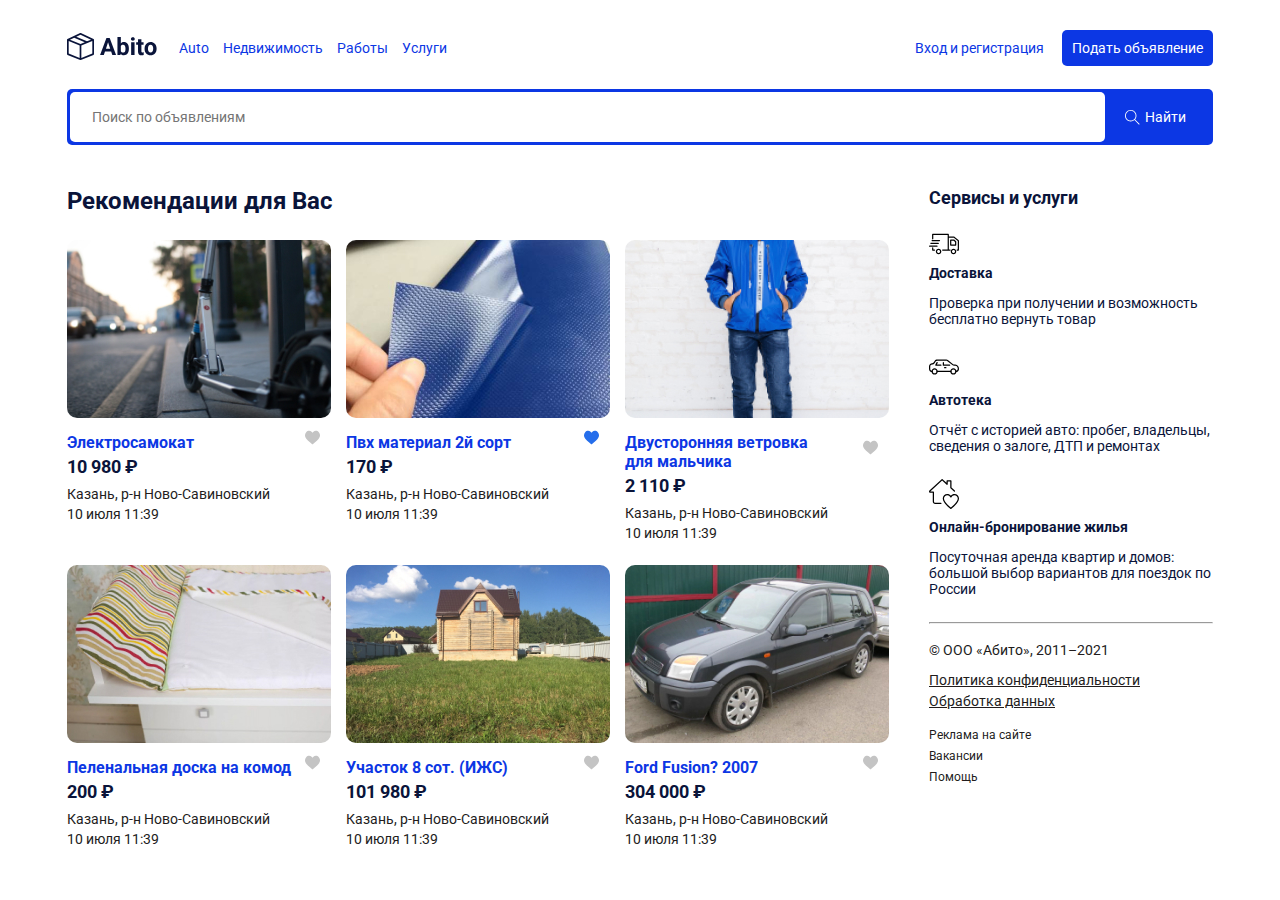
<file: index.html>
<!DOCTYPE html>
<html lang="en">

<head>
  <meta charset="UTF-8" />
  <meta http-equiv="X-UA-Compatible" content="IE=edge" />
  <meta name="viewport" content="width=device-width, initial-scale=1.0" />
  <title>abito</title>
  <link rel="preconnect" href="https://fonts.googleapis.com" />
  <link rel="preconnect" href="https://fonts.gstatic.com" crossorigin />
  <link href="https://fonts.googleapis.com/css2?family=Roboto:wght@400;700&display=swap" rel="stylesheet" />

  <link rel="stylesheet" href="css/normalize.css" />
  <link rel="stylesheet" href="css/style.css" />
</head>

<body>
  <!-- header -->
  <header class="header container">
    <div class="navbar">
      <a href="/index.html" class="logo">
        <img src="img/logo.svg" class="logo-image" alt="logo" />
      </a>
      <!-- navigation -->

      <!-- объединяем navbar-menu + button-group  -->
      <!-- ПАНЕЛЬ /.navbar-panel -->
      <div class="navbar-panel">
        <button class="close-menu">
          <svg width="31" height="32" viewBox="0 0 31 32" fill="none" xmlns="http://www.w3.org/2000/svg">
            <path d="M0.5 1L30.5 31M0.5 31L30.5 1" stroke="black" />
          </svg>
        </button>


        <nav class="navbar-menu">
          <!-- menu-->
          <ul class="menu">
            <!-- item-menu -->
            <li class="menu-item">
              <!-- ссылка -->
              <a href="#/auto.html" class="menu-link">Auto</a>
            </li>
            <li class="menu-item">
              <a href="#" class="menu-link">Недвижимость </a>
            </li>
            <li class="menu-item">
              <a href="#" class="menu-link">Работы</a>
            </li>
            <li class="menu-item">
              <a href="#" class="menu-link">Услуги</a>
            </li>
          </ul>
        </nav>

        <!-- button-group -->
        <div class="button-group">
          <a href="#" class="button button-link">Вход и регистрация</a>
          <a href="#" class="button button-primary">Подать объявление</a>
        </div>
      </div>

      <!-- burger if mobil -->
      <button class="menu-button">
        <svg width="30" height="30" viewBox="0 0 30 30" fill="none" xmlns="http://www.w3.org/2000/svg">
          <path
            d="M0.937476 9.37501H29.0624C29.58 9.37501 29.9999 8.95498 29.9999 8.43754C29.9999 7.92002 29.5799 7.50006 29.0624 7.50006H0.937476C0.419955 7.50006 0 7.92009 0 8.43754C0 8.95498 0.420033 9.37501 0.937476 9.37501Z"
            fill="black" />
          <path
            d="M29.0624 14.0626H0.937476C0.419955 14.0626 0 14.4826 0 15C0 15.5175 0.420033 15.9375 0.937476 15.9375H29.0624C29.58 15.9375 29.9999 15.5175 29.9999 15C29.9999 14.4826 29.58 14.0626 29.0624 14.0626Z"
            fill="black" />
          <path
            d="M29.0625 20.625H10.3125C9.79495 20.625 9.375 21.0451 9.375 21.5625C9.375 22.08 9.79503 22.5 10.3125 22.5H29.0625C29.58 22.5 29.9999 22.0799 29.9999 21.5625C30 21.045 29.58 20.625 29.0625 20.625Z"
            fill="black" />
        </svg>
      </button>

    </div>
    <!-- /.navbar end -->
    <!-- /.search-panel -->
    <div class="search-panel">
      <input type="search" class="search-input" placeholder="Поиск по объявлениям" />
      <button class="search-button">
        <svg class="search-icon" width="15" height="15" viewBox="0 0 15 15" fill="none"
          xmlns="http://www.w3.org/2000/svg">
          <path
            d="M14.6506 14.0012L10.0862 9.43675C10.9465 8.43352 11.4706 7.13293 11.4706 5.71058C11.4706 2.54822 8.89765 -0.0247192 5.7353 -0.0247192C4.20353 -0.0247192 2.76265 0.571751 1.67824 1.6544C0.595589 2.73793 -0.000881376 4.17881 9.77541e-07 5.71058C9.77541e-07 8.87293 2.57294 11.4459 5.7353 11.4459C7.15765 11.4459 8.45912 10.9218 9.46235 10.0615L14.0268 14.6259L14.6506 14.0012ZM5.7353 10.5635C3.06 10.5635 0.882354 8.38675 0.882354 5.71058C0.881472 4.41352 1.38618 3.19499 2.30294 2.2791C3.21882 1.36234 4.43824 0.857634 5.7353 0.857634C8.41059 0.857634 10.5882 3.0344 10.5882 5.71058C10.5882 8.38587 8.41059 10.5635 5.7353 10.5635Z"
            fill="white" />
        </svg>

        <span class="search-button-text">Найти </span>
      </button>>
    </div>
  </header>
  <!-- header end -->

  <!-- /.page-content -->
  <div class="page-content container">
    <!-- блок с объявлениями -->
    <main class="main">
      <h2 class="page-title">Рекомендации для Вас</h2>
      <!-- /.cards -->
      <div class="cards">
        <!-- 1 card -->
        <div class="card">

          <a href="single.html" class="card-link">
            <img src="img/card-image1-1.jpg" alt="photo" class="card-image" />
          </a>

          <div class="card-header">
            <a href="single.html" class="card-link">
              <h3 class="card-title">Электросамокат</h3>
            </a>

            <button class="like">
              <img src="img/like.svg" alt="like" />
            </button>
          </div>
          <strong class="card-price">10 980 ₽</strong>
          <p class="card-text">Казань, р-н Ново-Савиновский</p>
          <p class="card-text">10 июля 11:39</p>
        </div>
        <!-- 2 card -->
        <div class="card">

          <a href="" class="card-link">
            <img src="img/card-image1-2.jpg" alt="photo" class="card-image" />
          </a>

          <div class="card-header">
            <a href="#" class="card-link">
              <h3 class="card-title">Пвх материал 2й сорт</h3>
            </a>

            <button class="like">
              <img src="img/like-heart.svg" alt="like" />
            </button>
          </div>
          <strong class="card-price">170 ₽</strong>
          <p class="card-text">Казань, р-н Ново-Савиновский</p>
          <p class="card-text">10 июля 11:39</p>
        </div>


        <!-- 3 card -->
        <div class="card">

          <a href="" class="card-link">
            <img src="img/card-image1-3.jpg" alt="photo" class="card-image" />
          </a>

          <div class="card-header">
            <a href="#" class="card-link">
              <h3 class="card-title">Двусторонняя ветровка <br> для мальчика</h3>
            </a>

            <button class="like">
              <img src="img/like.svg" alt="like" />
            </button>
          </div>
          <strong class="card-price">2 110 ₽</strong>
          <p class="card-text">Казань, р-н Ново-Савиновский</p>
          <p class="card-text">10 июля 11:39</p>
        </div>



        <!-- 4 card -->
        <div class="card">

          <a href="" class="card-link">
            <img src="img/card-image2-1.jpg" alt="photo" class="card-image" />
          </a>

          <div class="card-header">
            <a href="#" class="card-link">
              <h3 class="card-title">Пеленальная доска на комод</h3>
            </a>

            <button class="like">
              <img src="img/like.svg" alt="like" />
            </button>
          </div>
          <strong class="card-price">200 ₽</strong>
          <p class="card-text">Казань, р-н Ново-Савиновский</p>
          <p class="card-text">10 июля 11:39</p>
        </div>
        <!-- 5 card -->
        <div class="card">

          <a href="" class="card-link">
            <img src="img/card-image2-2.jpg" alt="photo" class="card-image" />
          </a>

          <div class="card-header">
            <a href="#" class="card-link">
              <h3 class="card-title">Участок 8 сот. (ИЖС)</h3>
            </a>

            <button class="like">
              <img src="img/like.svg" alt="like" />
            </button>
          </div>
          <strong class="card-price">101 980 ₽</strong>
          <p class="card-text">Казань, р-н Ново-Савиновский</p>
          <p class="card-text">10 июля 11:39</p>
        </div>

        <!-- 6 card -->
        <div class="card">

          <a href="" class="card-link">
            <img src="img/card-image2-3.jpg" alt="photo" class="card-image" />
          </a>

          <div class="card-header">
            <a href="#" class="card-link">
              <h3 class="card-title">Ford Fusion? 2007</h3>
            </a>

            <button class="like">
              <img src="img/like.svg" alt="like" />
            </button>
          </div>
          <strong class="card-price">304 000 ₽</strong>
          <p class="card-text">Казань, р-н Ново-Савиновский</p>
          <p class="card-text">10 июля 11:39</p>
        </div>

      </div>
    </main>


    <!-- /.sidebar -->
    <aside class="sidebar">
      <h4 class="page-title"> Сервисы и услуги</h4>
      <!-- /.service 1 -->
      <div class="service">
        <img src="img/shipping.svg" class="service-image" alt="icon-shipping">

        <h5 class="service-title"> Доставка</h5>
        <p class="service-text">
          Проверка при получении и возможность бесплатно вернуть товар</p>
      </div>
      <!-- /.service 2-->
      <div class="service">
        <img src="img/002-sedan 1.svg" class="service-image" alt="icon-shipping">

        <h5 class="service-title"> Автотека</h5>
        <p class="service-text">
          Отчёт с историей авто: пробег, владельцы, сведения о залоге, ДТП и ремонтах</p>
      </div>
      <!-- /.service 3 -->
      <div class="service">
        <img src="img/love 1.svg" class="service-image" alt="icon-shipping">

        <h5 class="service-title"> Онлайн-бронирование жилья</h5>
        <p class="service-text">
          Посуточная аренда квартир и домов: большой выбор вариантов для поездок по России</p>
      </div>
      <hr color:rgb(153, 174, 186)>
      <footer class="footer">
        <p class="footer-text">
          © ООО «Абито», 2011–2021
        </p>
        <ul class="footer-menu">
          <li class="footer-menu-item">
            <a href="#" class="footer-text">
              Политика конфиденциальности
            </a>
          </li>
          <li class="footer-menu-item">
            <a href="#" class="footer-text">
              Обработка данных
            </a>
          </li>
        </ul>

        <ul class="footer-menu">
          <li class="footer-menu-item">
            <a href="#" class="footer-link">
              Реклама на сайте
            </a>
          </li>
          <li class="footer-menu-item">
            <a href="#" class="footer-link">
              Вакансии
            </a>
          </li>
          <li class="footer-menu-item">
            <a href="#" class="footer-link">
              Помощь
            </a>
          </li>




        </ul>





      </footer>


    </aside>
  </div>
  <script src="https://unpkg.com/swiper/swiper-bundle.min.js"></script>
  <script src="js/main.js"></script>
</body>

</html>
</file>
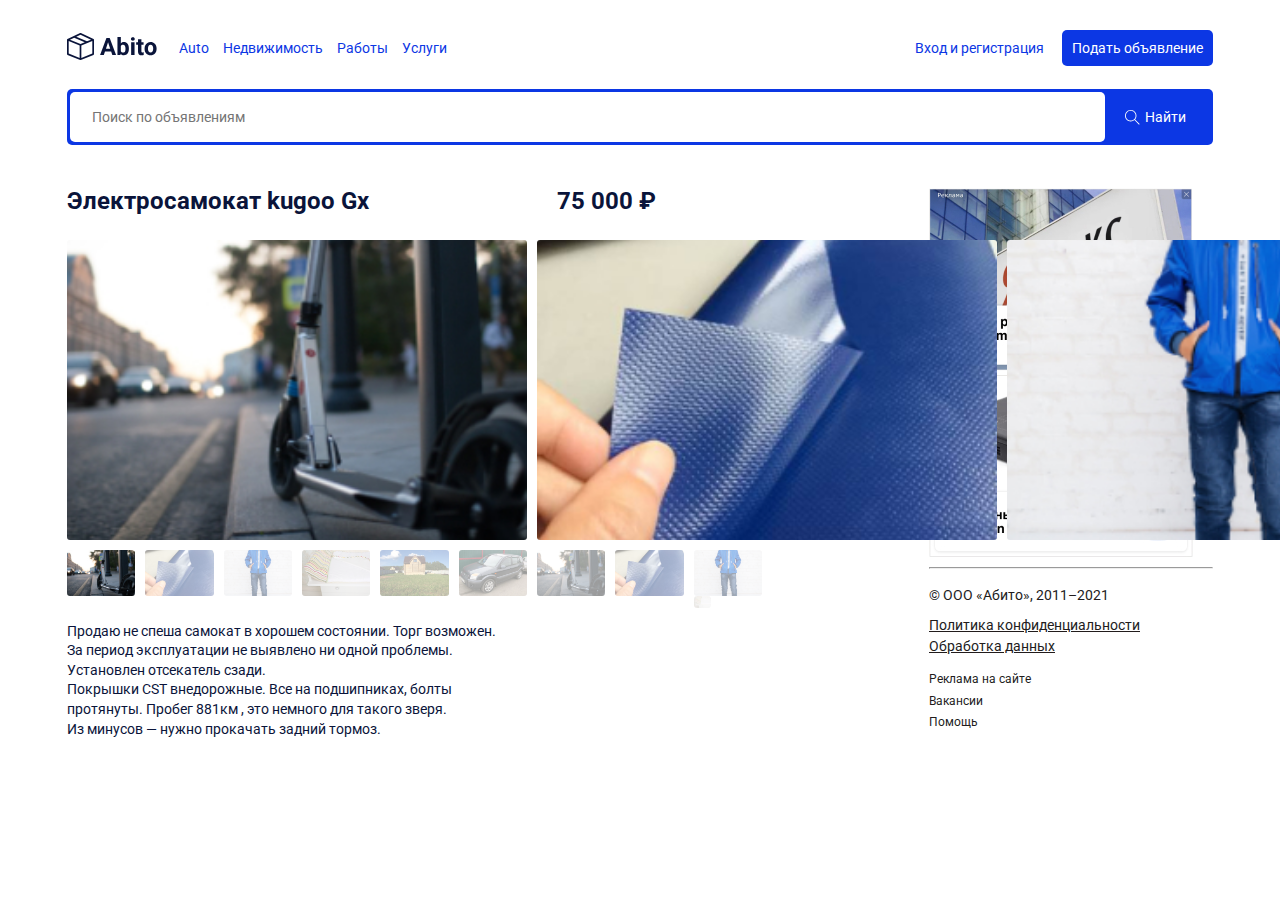
<file: single.html>
<!DOCTYPE html>
<html lang="en">

<head>
  <meta charset="UTF-8" />
  <meta http-equiv="X-UA-Compatible" content="IE=edge" />
  <meta name="viewport" content="width=device-width, initial-scale=1.0" />
  <title>Страница объявлений</title>
  <link rel="preconnect" href="https://fonts.googleapis.com" />
  <link rel="preconnect" href="https://fonts.gstatic.com" crossorigin />
  <link href="https://fonts.googleapis.com/css2?family=Roboto:wght@400;700&display=swap" rel="stylesheet" />
  <link rel="stylesheet" href="css/normalize.css" />
  <link rel="stylesheet" href="https://unpkg.com/swiper/swiper-bundle.min.css" />
  <link rel="stylesheet" href="css/single.css" />
</head>

<body>
  <!-- header -->
  <header class="header container">
    <div class="navbar">
      <a href="/index.html" class="logo">
        <img src="img/logo.svg" class="logo-image" alt="logo" />
      </a>
      <!-- navigation -->

      <!-- объединяем navbar-menu + button-group  -->
      <!-- ПАНЕЛЬ /.navbar-panel -->
      <div class="navbar-panel">
        <button class="close-menu">
          <svg width="31" height="32" viewBox="0 0 31 32" fill="none" xmlns="http://www.w3.org/2000/svg">
            <path d="M0.5 1L30.5 31M0.5 31L30.5 1" stroke="black" />
          </svg>
        </button>


        <nav class="navbar-menu">
          <!-- menu-->
          <ul class="menu">
            <!-- item-menu -->
            <li class="menu-item">
              <!-- ссылка -->
              <a href="#/auto.html" class="menu-link">Auto</a>
            </li>
            <li class="menu-item">
              <a href="#" class="menu-link">Недвижимость </a>
            </li>
            <li class="menu-item">
              <a href="#" class="menu-link">Работы</a>
            </li>
            <li class="menu-item">
              <a href="#" class="menu-link">Услуги</a>
            </li>
          </ul>
        </nav>

        <!-- button-group -->
        <div class="button-group">
          <a href="#" class="button button-link">Вход и регистрация</a>
          <a href="#" class="button button-primary">Подать объявление</a>
        </div>
      </div>

      <!-- burger if mobil -->
      <button class="menu-button">
        <svg width="30" height="30" viewBox="0 0 30 30" fill="none" xmlns="http://www.w3.org/2000/svg">
          <path
            d="M0.937476 9.37501H29.0624C29.58 9.37501 29.9999 8.95498 29.9999 8.43754C29.9999 7.92002 29.5799 7.50006 29.0624 7.50006H0.937476C0.419955 7.50006 0 7.92009 0 8.43754C0 8.95498 0.420033 9.37501 0.937476 9.37501Z"
            fill="black" />
          <path
            d="M29.0624 14.0626H0.937476C0.419955 14.0626 0 14.4826 0 15C0 15.5175 0.420033 15.9375 0.937476 15.9375H29.0624C29.58 15.9375 29.9999 15.5175 29.9999 15C29.9999 14.4826 29.58 14.0626 29.0624 14.0626Z"
            fill="black" />
          <path
            d="M29.0625 20.625H10.3125C9.79495 20.625 9.375 21.0451 9.375 21.5625C9.375 22.08 9.79503 22.5 10.3125 22.5H29.0625C29.58 22.5 29.9999 22.0799 29.9999 21.5625C30 21.045 29.58 20.625 29.0625 20.625Z"
            fill="black" />
        </svg>
      </button>

    </div>
    <!-- /.navbar end -->
    <!-- /.search-panel -->
    <div class="search-panel">
      <input type="search" class="search-input" placeholder="Поиск по объявлениям" />
      <button class="search-button">
        <svg class="search-icon" width="15" height="15" viewBox="0 0 15 15" fill="none"
          xmlns="http://www.w3.org/2000/svg">
          <path
            d="M14.6506 14.0012L10.0862 9.43675C10.9465 8.43352 11.4706 7.13293 11.4706 5.71058C11.4706 2.54822 8.89765 -0.0247192 5.7353 -0.0247192C4.20353 -0.0247192 2.76265 0.571751 1.67824 1.6544C0.595589 2.73793 -0.000881376 4.17881 9.77541e-07 5.71058C9.77541e-07 8.87293 2.57294 11.4459 5.7353 11.4459C7.15765 11.4459 8.45912 10.9218 9.46235 10.0615L14.0268 14.6259L14.6506 14.0012ZM5.7353 10.5635C3.06 10.5635 0.882354 8.38675 0.882354 5.71058C0.881472 4.41352 1.38618 3.19499 2.30294 2.2791C3.21882 1.36234 4.43824 0.857634 5.7353 0.857634C8.41059 0.857634 10.5882 3.0344 10.5882 5.71058C10.5882 8.38587 8.41059 10.5635 5.7353 10.5635Z"
            fill="white" />
        </svg>

        <span class="search-button-text">Найти </span>
      </button>>
    </div>
  </header>
  <!-- header end -->
  <!-- /.page-content -->
  <div class="page-content container">
    <!-- блок с объявлениями -->
    <main class="main main-single">

      <div class="content">
        <h2 class="page-title">Электросамокат kugoo Gx</h2>

        <div style="--swiper-navigation-color: #fff;
              --swiper-pagination-color: #fff; " class="swiper-container mySwiper2">
          <div class="swiper-wrapper">
            <div class="swiper-slide">
              <img src="img/card-image1-1.jpg" />
            </div>
            <div class="swiper-slide">
              <img src="img/card-image1-2.jpg" />
            </div>
            <div class="swiper-slide">
              <img src="img/card-image1-3.jpg" />
            </div>
            <div class="swiper-slide">
              <img src="img/card-image2-1.jpg" />
            </div>
            <div class="swiper-slide">
              <img src="img/card-image2-2.jpg" />
            </div>
            <div class="swiper-slide">
              <img src="img/card-image2-3.jpg" />
            </div>

            <div class="swiper-slide">
              <img src="img/card-image1-1.jpg" />
            </div>
            <div class="swiper-slide">
              <img src="img/card-image1-2.jpg" />
            </div>
            <div class="swiper-slide">
              <img src="img/card-image1-3.jpg" />
            </div>
            <div class="swiper-slide">
              <img src="img/card-image2-1.jpg" />
            </div>
          </div>
        </div>

        <div thumbsSlider="" class="swiper-container mySwiper">
          <div class="swiper-wrapper">
            <div class="swiper-slide">
              <img src="img/card-image1-1.jpg" />
            </div>

            <div class="swiper-slide">
              <img src="img/card-image1-2.jpg" />
            </div>

            <div class="swiper-slide">
              <img src="img/card-image1-3.jpg" />
            </div>

            <div class="swiper-slide">
              <img src="img/card-image2-1.jpg" />
            </div>

            <div class="swiper-slide">
              <img src="img/card-image2-2.jpg" />
            </div>

            <div class="swiper-slide">
              <img src="img/card-image2-3.jpg" />
            </div>

            <div class="swiper-slide">
              <img src="img/card-image1-1.jpg" />
            </div>

            <div class="swiper-slide">
              <img src="img/card-image1-2.jpg" />
            </div>

            <div class="swiper-slide">
              <img src="img/card-image1-3.jpg" />

              <div class="swiper-slide">
                <img src="img/card-image2-1.jpg" />
              </div>

            </div>
          </div>

          <div class="content-text">
            <p>
              Продаю не спеша самокат в хорошем состоянии. Торг возможен.<br />
              За период эксплуатации не выявлено ни одной проблемы.<br />
              Установлен отсекатель сзади.<br />
              Покрышки CST внедорожные. Все на подшипниках, болты
              <br />протянуты. Пробег 881км , это немного для такого зверя.<br />
              Из минусов — нужно прокачать задний тормоз.
            </p>
          </div>
        </div>
      </div>

      <!-- /.author -->
      <div class="author">
        <!-- цена -->
        <strong class="single-price">75 000 ₽</strong>
        <!-- автор + аватар -->
        <div class="author-wrapper">
          <div class="author-info">
            <span class="author-name"> Михаил Воробьев </span>
            <div class="rating">
              <svg width="10" height="11" viewBox="0 0 10 11" fill="none" xmlns="http://www.w3.org/2000/svg">
                <g clip-path="url(#clip0)">
                  <path
                    d="M9.97393 4.67232C9.90847 4.46983 9.72887 4.32601 9.51639 4.30686L6.63011 4.04479L5.4888 1.37344C5.40465 1.17766 5.21299 1.05093 5.00005 1.05093C4.78711 1.05093 4.59545 1.17766 4.5113 1.37389L3.36999 4.04479L0.483257 4.30686C0.271154 4.32647 0.0920116 4.46983 0.0261682 4.67232C-0.0396751 4.87481 0.0211327 5.09691 0.181583 5.23691L2.36326 7.15026L1.71994 9.98412C1.67286 10.1925 1.75374 10.4079 1.92662 10.5328C2.01955 10.6 2.12827 10.6342 2.23791 10.6342C2.33244 10.6342 2.42621 10.6087 2.51036 10.5583L5.00005 9.07032L7.48882 10.5583C7.67094 10.6679 7.90052 10.6579 8.07302 10.5328C8.24598 10.4075 8.32678 10.192 8.27971 9.98412L7.63638 7.15026L9.81806 5.23729C9.97851 5.09691 10.0398 4.87519 9.97393 4.67232Z"
                    fill="#FFC107" />
                </g>
                <defs>
                  <clipPath id="clip0">
                    <rect width="10" height="10" fill="white" transform="translate(0 0.836365)" />
                  </clipPath>
                </defs>
              </svg>
              <svg width="10" height="11" viewBox="0 0 10 11" fill="none" xmlns="http://www.w3.org/2000/svg">
                <g clip-path="url(#clip0)">
                  <path
                    d="M9.97393 4.67232C9.90847 4.46983 9.72887 4.32601 9.51639 4.30686L6.63011 4.04479L5.4888 1.37344C5.40465 1.17766 5.21299 1.05093 5.00005 1.05093C4.78711 1.05093 4.59545 1.17766 4.5113 1.37389L3.36999 4.04479L0.483257 4.30686C0.271154 4.32647 0.0920116 4.46983 0.0261682 4.67232C-0.0396751 4.87481 0.0211327 5.09691 0.181583 5.23691L2.36326 7.15026L1.71994 9.98412C1.67286 10.1925 1.75374 10.4079 1.92662 10.5328C2.01955 10.6 2.12827 10.6342 2.23791 10.6342C2.33244 10.6342 2.42621 10.6087 2.51036 10.5583L5.00005 9.07032L7.48882 10.5583C7.67094 10.6679 7.90052 10.6579 8.07302 10.5328C8.24598 10.4075 8.32678 10.192 8.27971 9.98412L7.63638 7.15026L9.81806 5.23729C9.97851 5.09691 10.0398 4.87519 9.97393 4.67232Z"
                    fill="#FFC107" />
                </g>
                <defs>
                  <clipPath id="clip0">
                    <rect width="10" height="10" fill="white" transform="translate(0 0.836365)" />
                  </clipPath>
                </defs>
              </svg>
              <svg width="10" height="11" viewBox="0 0 10 11" fill="none" xmlns="http://www.w3.org/2000/svg">
                <g clip-path="url(#clip0)">
                  <path
                    d="M9.97393 4.67232C9.90847 4.46983 9.72887 4.32601 9.51639 4.30686L6.63011 4.04479L5.4888 1.37344C5.40465 1.17766 5.21299 1.05093 5.00005 1.05093C4.78711 1.05093 4.59545 1.17766 4.5113 1.37389L3.36999 4.04479L0.483257 4.30686C0.271154 4.32647 0.0920116 4.46983 0.0261682 4.67232C-0.0396751 4.87481 0.0211327 5.09691 0.181583 5.23691L2.36326 7.15026L1.71994 9.98412C1.67286 10.1925 1.75374 10.4079 1.92662 10.5328C2.01955 10.6 2.12827 10.6342 2.23791 10.6342C2.33244 10.6342 2.42621 10.6087 2.51036 10.5583L5.00005 9.07032L7.48882 10.5583C7.67094 10.6679 7.90052 10.6579 8.07302 10.5328C8.24598 10.4075 8.32678 10.192 8.27971 9.98412L7.63638 7.15026L9.81806 5.23729C9.97851 5.09691 10.0398 4.87519 9.97393 4.67232Z"
                    fill="#FFC107" />
                </g>
                <defs>
                  <clipPath id="clip0">
                    <rect width="10" height="10" fill="white" transform="translate(0 0.836365)" />
                  </clipPath>
                </defs>
              </svg>
              <svg width="10" height="11" viewBox="0 0 10 11" fill="none" xmlns="http://www.w3.org/2000/svg">
                <g clip-path="url(#clip0)">
                  <path
                    d="M9.97393 4.67232C9.90847 4.46983 9.72887 4.32601 9.51639 4.30686L6.63011 4.04479L5.4888 1.37344C5.40465 1.17766 5.21299 1.05093 5.00005 1.05093C4.78711 1.05093 4.59545 1.17766 4.5113 1.37389L3.36999 4.04479L0.483257 4.30686C0.271154 4.32647 0.0920116 4.46983 0.0261682 4.67232C-0.0396751 4.87481 0.0211327 5.09691 0.181583 5.23691L2.36326 7.15026L1.71994 9.98412C1.67286 10.1925 1.75374 10.4079 1.92662 10.5328C2.01955 10.6 2.12827 10.6342 2.23791 10.6342C2.33244 10.6342 2.42621 10.6087 2.51036 10.5583L5.00005 9.07032L7.48882 10.5583C7.67094 10.6679 7.90052 10.6579 8.07302 10.5328C8.24598 10.4075 8.32678 10.192 8.27971 9.98412L7.63638 7.15026L9.81806 5.23729C9.97851 5.09691 10.0398 4.87519 9.97393 4.67232Z"
                    fill="#FFC107" />
                </g>
                <defs>
                  <clipPath id="clip0">
                    <rect width="10" height="10" fill="white" transform="translate(0 0.836365)" />
                  </clipPath>
                </defs>
              </svg>
              <svg width="10" height="11" viewBox="0 0 10 11" fill="none" xmlns="http://www.w3.org/2000/svg">
                <g clip-path="url(#clip0)">
                  <path
                    d="M9.97393 4.67232C9.90847 4.46983 9.72887 4.32601 9.51639 4.30686L6.63011 4.04479L5.4888 1.37344C5.40465 1.17766 5.21299 1.05093 5.00005 1.05093C4.78711 1.05093 4.59545 1.17766 4.5113 1.37389L3.36999 4.04479L0.483257 4.30686C0.271154 4.32647 0.0920116 4.46983 0.0261682 4.67232C-0.0396751 4.87481 0.0211327 5.09691 0.181583 5.23691L2.36326 7.15026L1.71994 9.98412C1.67286 10.1925 1.75374 10.4079 1.92662 10.5328C2.01955 10.6 2.12827 10.6342 2.23791 10.6342C2.33244 10.6342 2.42621 10.6087 2.51036 10.5583L5.00005 9.07032L7.48882 10.5583C7.67094 10.6679 7.90052 10.6579 8.07302 10.5328C8.24598 10.4075 8.32678 10.192 8.27971 9.98412L7.63638 7.15026L9.81806 5.23729C9.97851 5.09691 10.0398 4.87519 9.97393 4.67232Z"
                    fill="#FFC107" />
                </g>
                <defs>
                  <clipPath id="clip0">
                    <rect width="10" height="10" fill="white" transform="translate(0 0.836365)" />
                  </clipPath>
                </defs>
              </svg>

              <span class="rating-counter"> 5 отзывов </span>
            </div>
            <span class="author-status"> Частное лицо </span>
          </div>
          <!-- отсюда брать несущест. лица -  thispersondoesnotexist.com  -->
          <img class="author-avatar" src="img/avatar1 1.jpg" alt="author-avatar" />
        </div>
        <!-- end author-wrapper -->
        <!-- start button-group -->
        <div class="button-group">
          <button class="button button-block button-primary">
            Показать телефон
          </button>
          <button class="button button-block button-success">
            Написать сообщение
          </button>
        </div>
        <!-- end button-group -->
      </div>
      <!-- end author -->
    </main>

    <!-- /.sidebar -->
    <aside class="sidebar">
      <!-- h4+ /.service 1 delete -->
      <a href="#">
        <img src="img/banner.jpg" alt="" />
      </a>
      <a href="#">
        <img src="img/banner2.jpg" alt="" />
      </a>

      <hr color:rgb(153, 174, 186) />
      <footer class="footer">
        <p class="footer-text">© ООО «Абито», 2011–2021</p>
        <ul class="footer-menu">
          <li class="footer-menu-item">
            <a href="#" class="footer-text"> Политика конфиденциальности </a>
          </li>
          <li class="footer-menu-item">
            <a href="#" class="footer-text"> Обработка данных </a>
          </li>
        </ul>

        <ul class="footer-menu">
          <li class="footer-menu-item">
            <a href="#" class="footer-link"> Реклама на сайте </a>
          </li>
          <li class="footer-menu-item">
            <a href="#" class="footer-link"> Вакансии </a>
          </li>
          <li class="footer-menu-item">
            <a href="#" class="footer-link"> Помощь </a>
          </li>
        </ul>
      </footer>
    </aside>
  </div>
  <script src="https://unpkg.com/swiper/swiper-bundle.min.js"></script>
  <script src="js/main.js"></script>
</body>

</html>
</file>
<file: css/style.css>
body {
  font-family: "Roboto", sans-serif;
  font-size: 14px;
  color: #0c37e4;
}
.container {
  max-width: 1146px;
  margin: auto;
}

.header {
  padding-bottom: 30px;
  padding-top: 30px;
  margin-bottom: 12px;
}

.navbar {
  display: flex;
  align-items: center;
  justify-content: space-between;
  margin-bottom: 23px;
}
/* .navbar-panel */
.navbar-panel{
  display: flex;
  flex-grow: 1;
  align-items:center;
}
.navbar-menu {
  margin-right: auto;
}

ul.menu {
  list-style-type: none;
  margin: 0;
  padding-left: 22px;
  padding-right: 22px;
  display: flex;
}
.menu-item:not(:last-child) {
  margin-right: 14px;
}
.menu-link {
  text-decoration: none;
  color: inherit;
}
.button {
  text-decoration: none;
  display: inline-block;
  padding: 10px 15px;
  cursor: pointer;
}

.button-link {
  color: inherit;
}
.button-primary {
  background-color: #0c37e4;
  border-radius: 5px;
  color: #fff;
  padding: 10px;
}
.search-panel {
  height: 50px;
  background-color: #0c37e4;
  border-radius: 5px;
  display: flex;
  padding: 3px;
}
.search-input {
  flex-grow: 1;
  background-color: #ffffff;
  border-radius: 5px;
  border: none;
  padding-left: 22px;
  padding-right: 22px;
}
.search-button {
  background-color: #0c37e4;
  border: none;
  color: white;
  padding-left: 20px;
  padding-right: 17px;
  display: flex;
  align-items: center;
}
.search-button-text {
  margin-left: 5px;

}
.page-content {
  display: grid;
  grid-template-columns: 9fr 3fr;

  /* column-gap: 30px; */
  column-gap: 10px; //adaptiv
  
}
.card-image {
  border-radius: 10px;
  width: 264px;
  height: 178px;
  object-fit: cover;
}

.cards {
  display: flex;
  flex-wrap: wrap;
  /* justify-content: space-between;  */
}

/* if Grid */
/* .cards{
  display: grid;
  grid-template-columns: repeat(auto-fill,minmax(264px,9fr));
  grid-template-rows: auto;
  gap: 20px 30px;
} */

h2.page-title {
  font-size: 24px;
  line-height: 28px;
  color: #0a143a;
}
h4.page-title {
  font-size: 18px;
  line-height: 21px;
  color: #0a143a;
}

.card {
  margin-bottom: 20px;
  margin-right: 15px;

  /* width: 264px;
  height: 270px;
  display: flex;
  flex-direction: column; */
}

/* при адаптиве убрано */
/* .card:not(:nth-child(3n)) {
  margin-right: 20px; 
}*/
.card-link {
  text-decoration: none;
}
.card-title {
  font-size: 16px;
  line-height: 19px;
  color: #0c37e4;
  margin-top: 12px;
  margin-bottom: 5px;
}
.card-header {
  display: flex;
  justify-content: space-between;
  align-items: center;
}
.like {
  background-color: white;
  border: none;
  cursor: pointer;
  margin-right: 5px;
}
.card-price {
  font-size: 18px;
  line-height: 19px;
  margin-bottom: 10px;
  display: block;
  color: #0a143a;
}
.card-text {
  font-size: 14px;
  line-height: 16px;
  color: #221c1c;
  margin-bottom: 4px;
  margin-top: 4px;
}
.sidebar .page-title {
  ont-size: 18px;
  line-height: 21px;
}
.service {
  margin-bottom: 25px;
}

.service-title {
  margin-top: 7px;
  margin-bottom: 5px;
  font-weight: bold;
  font-size: 14px;
  line-height: 16px;
  color: #0a143a;
}
.service-text {
  font-size: 14px;
  line-height: 16px;
  color: #0a143a;
  min-width: 217px;
}
.footer-text {
  font-size: 14px;
  line-height: 16px;
  color: #221c1c;
  margin-top: 18px;
  margin-bottom: 5px;
}
ul.footer-menu {
  list-style-type: none;
  margin-left: 0;
  padding: 0;
  margin-bottom: 16px;
}
ul.footer-menu li footer-text {
  display: inline-block;
  color: herit;
  cursor: pointer;
  text-decoration: underline;
}
ul.footer-menu li.footer-menu-item {
  margin-bottom: 5px;
}
ul.footer-menu li a.footer-link {
  color: herit;
  cursor: pointer;
  text-decoration: none;
  font-size: 12px;
  line-height: 14px;
  display: inline-block;
  color: #221c1c;
}

/* css for single.html */

/* .swiper-image{
  width: 100%;
  border-radius: 10px;
} */

.swiper-container {
  width: 100%;
  height: 300px;
  margin-left: auto;
  margin-right: auto;
}

.swiper-slide {
  background-size: cover;
  background-position: center;
}

.mySwiper2 {
  /* height: 80%; */
  width: 100%;
  border-radius: 10px;
}

.mySwiper {
  height: 20%;
  box-sizing: border-box;
  padding: 10px 0;
}

.mySwiper .swiper-slide {
  width: 25%;
  height: 100%;
  opacity: 0.4;
  border-radius: 10px;
}

.mySwiper .swiper-slide-thumb-active {
  opacity: 1;
}

.swiper-slide img {
  display: block;
  width: 100%;
  height: 100%;
  object-fit: cover;

  border-radius: 3px;
}

.content-text {
  font-size: 14px;
  line-height: 140%;
  /* or 20px */

  color: #0a143a;
}

.content {
  max-width: 460px;
  margin-right: 30px;
}

.main-single {
  display: flex;
  align-items: flex-start;
}
.author {
  min-width: 264px;
}

.author-wrapper {
  display: flex;
  align-items: center;
  justify-content: space-between;

  margin-top: 25px;
  margin-bottom: 30px;
}

.author-avatar {
  width: 50px;
  height: 50px;
  border-radius: 50%;
  object-fit: cover;
}
.author-name {
  font-weight: bold;
  font-size: 14px;
  line-height: 16px;
  /* identical to box height */
  color: #0a143a;
  display: block;
  margin-top: 0px;
  margin-bottom: 4px;
}
.rating {
  margin-bottom: 5px;
}

.rating-counter {
  opacity: 0.5;
  margin-left: 10px;
}
.author-status {
  font-size: 12px;
}
.button-block {
  display: block;
  width: 100%;
  height: 54px;
  margin-bottom: 14px;
  border: none;
}
.button-success {
  background-color: #14b4be;
  color: white;
  border-radius: 5px;
}
.menu-button{
  background-color:#fff;
  border:none;
  cursor: pointer;
  display: none; /* отключаем кнопку везде  */

}
.page-title {
  margin-top:  0;
  margin-bottom: 25px;
}

.single-price {
  font-size: 24px;
  line-height: 28px;

  color: #0a143a;
  margin-top:  0;
  margin-bottom: 25px;
  display: block;
}
.close-menu {
  display: none;
}


/* 4 День - адаптив */
@media (max-width: 1200px){
  .container {
   max-width: 960px;
  }
  .card{
    width: 45%;
  }
  .card-image{
    width: 100%;
    height: 250px;
  }
 }
 @media (max-width: 992px){
.container {
   max-width: 740px;
  }
    .card-image{
    /* width: 100%; */
    height: 150px;
  }
 }
@media (max-width: 768px){
.container {
   max-width: 560px;
  }
  .card{
    width: 100%;
  }
  .page-content {
    grid-template-columns: 8fr 4fr;
  }
  .menu-button{
  /* background-color:#fff;
  border:none;
  cursor: pointer; */
  /* включаем кнопку на мобильной версии  */
 display: block;  
}
.close-menu {
  display: block;
  position: absolute;
  right: 30px;
  top: 30px;
  cursor: pointer;
  background-color:#fff;
  border:none;
}

  .navbar-panel {
    position: fixed;
    right: 0;
    top: 0;
    width: 100%;
    height: 100%;
    background-color:#fff;
    z-index: 9;
    flex-direction: column;
    align-items:center;
    justify-content: center;
    transition:  0.2s, opacity 0.2s;
    transform: translateX(100%);
    opacity: 0;

  }
  .is-open {
     transform: translateX(0%);
     opacity: 1;
  }
  /* .search-button-text {
    margin-left: 5px;
    display:  none;
  } */

  .navbar-menu {
    margin-left: auto;
    margin-bottom: 20px;
  }
  .menu {
    flex-direction: column;
    align-items:center;
    justify-content: center;
  }
  .menu-item:not(:last-child){
    margin-right: 0;
    margin-bottom: 10px;
  }
  .button-group {
    display: flex;
    flex-direction: column;
  }

}

@media (max-width: 576px){
.container {
   max-width: 90%;
  }
  .card{
    margin-right: 0;
  }
   .card-image{
    height: 250px;
  }
   
  .search-button-text {
    margin-left: 5px;
    display: none; 
  }

   .page-content {
    grid-template-columns: 12fr;
  } 
  
    
}
</file>
<file: css/single.css>
body {
  font-family: "Roboto", sans-serif;
  font-size: 14px;
  color: #0c37e4;

   box-sizing: border-box; 
   transition: all 0.9s;

}


.container {
  max-width: 1146px;
  margin: auto;
}

.header {
  padding-bottom: 30px;
  padding-top: 30px;
  margin-bottom: 12px;
}

.navbar {
  display: flex;
  align-items: center;
  justify-content: space-between;
  margin-bottom: 23px;
}
/* .navbar-panel */
.navbar-panel{
  display: flex;
  flex-grow: 1;
  align-items:center;
}
.navbar-menu {
  margin-right: auto;
}

ul.menu {
  list-style-type: none;
  margin: 0;
  padding-left: 22px;
  padding-right: 22px;
  display: flex;
}
.menu-item:not(:last-child) {
  margin-right: 14px;
}
.menu-link {
  text-decoration: none;
  color: inherit;
}
.button {
  text-decoration: none;
  display: inline-block;
  padding: 10px 15px;
  cursor: pointer;
}

.button-link {
  color: inherit;
}
.button-primary {
  background-color: #0c37e4;
  border-radius: 5px;
  color: #fff;
  padding: 10px;
}
.search-panel {
  height: 50px;
  background-color: #0c37e4;
  border-radius: 5px;
  display: flex;
  padding: 3px;
}
.search-input {
  flex-grow: 1;
  background-color: #ffffff;
  border-radius: 5px;
  border: none;
  padding-left: 22px;
  padding-right: 22px;
}
.search-button {
  background-color: #0c37e4;
  border: none;
  color: white;
  padding-left: 20px;
  padding-right: 17px;
  display: flex;
  align-items: center;
}
.search-button-text {
  margin-left: 5px;

}
.page-content {
  display: grid;
  grid-template-columns: 9fr 3fr;

  /* column-gap: 30px; */
  column-gap: 10px; //adaptiv
  
}
.card-image {
  border-radius: 10px;
  width: 264px;
  height: 178px;
  object-fit: cover;
}

.cards {
  display: flex;
  flex-wrap: wrap;
  /* justify-content: space-between;  */
}

/* if Grid */
/* .cards{
  display: grid;
  grid-template-columns: repeat(auto-fill,minmax(264px,9fr));
  grid-template-rows: auto;
  gap: 20px 30px;
} */

h2.page-title {
  font-size: 24px;
  line-height: 28px;
  color: #0a143a;
}
h4.page-title {
  font-size: 18px;
  line-height: 21px;
  color: #0a143a;
}

.card {
  margin-bottom: 20px;
  margin-right: 15px;

  /* width: 264px;
  height: 270px;
  display: flex;
  flex-direction: column; */
}

/* при адаптиве убрано */
/* .card:not(:nth-child(3n)) {
  margin-right: 20px; 
}*/
.card-link {
  text-decoration: none;
}
.card-title {
  font-size: 16px;
  line-height: 19px;
  color: #0c37e4;
  margin-top: 12px;
  margin-bottom: 5px;
}
.card-header {
  display: flex;
  justify-content: space-between;
  align-items: center;
}
.like {
  background-color: white;
  border: none;
  cursor: pointer;
  margin-right: 5px;
}
.card-price {
  font-size: 18px;
  line-height: 19px;
  margin-bottom: 10px;
  display: block;
  color: #0a143a;
}
.card-text {
  font-size: 14px;
  line-height: 16px;
  color: #221c1c;
  margin-bottom: 4px;
  margin-top: 4px;
}
.sidebar .page-title {
  ont-size: 18px;
  line-height: 21px;
}
.service {
  margin-bottom: 25px;
}

.service-title {
  margin-top: 7px;
  margin-bottom: 5px;
  font-weight: bold;
  font-size: 14px;
  line-height: 16px;
  color: #0a143a;
}
.service-text {
  font-size: 14px;
  line-height: 16px;
  color: #0a143a;
  min-width: 217px;
}
.footer-text {
  font-size: 14px;
  line-height: 16px;
  color: #221c1c;
  margin-top: 18px;
  margin-bottom: 5px;
}
ul.footer-menu {
  list-style-type: none;
  margin-left: 0;
  padding: 0;
  margin-bottom: 16px;
}
ul.footer-menu li footer-text {
  display: inline-block;
  color: herit;
  cursor: pointer;
  text-decoration: underline;
}
ul.footer-menu li.footer-menu-item {
  margin-bottom: 5px;
}
ul.footer-menu li a.footer-link {
  color: herit;
  cursor: pointer;
  text-decoration: none;
  font-size: 12px;
  line-height: 14px;
  display: inline-block;
  color: #221c1c;
}

/* css for single.html */

/* .swiper-image{
  width: 100%;
  border-radius: 10px;
} */

.swiper-container {
  width: 100%;
  height: 300px;
  margin-left: auto;
  margin-right: auto;
}

.swiper-slide {
  background-size: cover;
  background-position: center;
}

.mySwiper2 {
  /* height: 80%; */
  width: 100%;
  border-radius: 10px;
}

.mySwiper {
  height: 20%;
  box-sizing: border-box;
  padding: 10px 0;
}

.mySwiper .swiper-slide {
  width: 25%;
  height: 100%;
  opacity: 0.4;
  border-radius: 10px;
}

.mySwiper .swiper-slide-thumb-active {
  opacity: 1;
}

.swiper-slide img {
  display: block;
  width: 100%;
  height: 100%;
  object-fit: cover;

  border-radius: 3px;
}

.content-text {
  font-size: 14px;
  line-height: 140%;
  /* or 20px */

  color: #0a143a;
}

.content {
  max-width: 460px;
  margin-right: 30px;
}

.main-single {
  display: flex;
  align-items: flex-start;
}
.author {
  min-width: 264px;
}

.author-wrapper {
  display: flex;
  align-items: center;
  justify-content: space-between;

  margin-top: 25px;
  margin-bottom: 30px;
}

.author-avatar {
  width: 50px;
  height: 50px;
  border-radius: 50%;
  object-fit: cover;
}
.author-name {
  font-weight: bold;
  font-size: 14px;
  line-height: 16px;
  /* identical to box height */
  color: #0a143a;
  display: block;
  margin-top: 0px;
  margin-bottom: 4px;
}
.rating {
  margin-bottom: 5px;
}

.rating-counter {
  opacity: 0.5;
  margin-left: 10px;
}
.author-status {
  font-size: 12px;
}
.button-block {
  display: block;
  width: 100%;
  height: 54px;
  margin-bottom: 14px;
  border: none;
}
.button-success {
  background-color: #14b4be;
  color: white;
  border-radius: 5px;
}
.menu-button{
  background-color:#fff;
  border:none;
  cursor: pointer;
  display: none; /* отключаем кнопку везде  */

}
.page-title {
  margin-top:  0;
  margin-bottom: 25px;
}

.single-price {
  font-size: 24px;
  line-height: 28px;

  color: #0a143a;
  margin-top:  0;
  margin-bottom: 25px;
  display: block;
}
.close-menu {
  display: none;
}


/* 4 День - адаптив */
@media (max-width: 1200px){
    .container {
     max-width: 960px;
    }
    .card{
      width: 45%;
    }
    .card-image{
      width: 100%;
      height: 250px;
    }
   }
   @media (max-width: 992px){
  .container {
     max-width: 740px;
    }
      .card-image{
      /* width: 100%; */
      height: 150px;
    }
}



@media (max-width: 768px){
.container {
   max-width: 560px;
  } 
  .card{
    width: 100%;
  }
  .page-content {
    grid-template-columns: 8fr 4fr;
  }
  .menu-button{
  /* background-color:#fff;
  border:none;
  cursor: pointer; */
  /* включаем кнопку на мобильной версии  */
 display: block;  
}
.close-menu {
  display: block;
  position: absolute;
  right: 30px;
  top: 30px;
  cursor: pointer;
  background-color:#fff;
  border:none;
}

  .navbar-panel {
    position: fixed;
    right: 0;
    top: 0;
    width: 100%;
    height: 100%;
    background-color:#fff;
    z-index: 9;
    flex-direction: column;
    align-items:center;
    justify-content: center;
    transition:  0.2s, opacity 0.2s;
    transform: translateX(100%);
    opacity: 0;

  }
  .is-open {
     transform: translateX(0%);
     opacity: 1;
  }
  
   .navbar-menu {
    margin-left: auto;
    margin-bottom: 20px;
  }
  .menu {
    flex-direction: column;
    align-items:center;
    justify-content: center;
  }
  .menu-item:not(:last-child){
    margin-right: 0;
    margin-bottom: 10px;
  }
  .button-group {
    display: flex;
    flex-direction: column;
  }
  .container, .page-content, .main, .content,
  .sidebar, .button-group {
    display: flex;
    flex-direction:column;
    max-width: 560px;
    align-items: center;
    justify-content: center;
    padding: 3px;
    transition: all 0.9s;
    flex-grow: 1;
  }
    .author {
    display: flex;
    flex-direction:column;
    max-width: 560px;
    align-items: center;
    justify-content: space-between;
    padding: 3px;
    transition: all 0.9s;
    }
  
  .button-group, .search-input, .navbar {
      width: 560px;
  }
  .aside img {
      max-width: 100%;
      object-fit: cover;
  }

}

@media (max-width: 576px){
      
  .search-button-text {
    margin-left: 5px;
    display: none; 
  }

   .container, .page-content, .main, .content,
   .sidebar, .button-group  {
    display: flex;
    flex-direction:column;
    max-width: 260px;
    align-items: center;
    justify-content: center;
    padding: 3px;
    transition: all 0.9s;
  }

    .author-wrapper, .author {
        display: flex;
        align-items: center;
        justify-content: space-between;
        max-width: 260px;
        /* margin-top: 14px;
        margin-bottom: 28px; */
        
      }
      .autor-info {
          margin-right: 20px;
      }
      /* {
        display: flex;
    flex-direction:column;
    max-width: 260px;
    align-items: center;
    justify-content: space-between;
    padding: 3px;
    transition: all 0.9s;
    } */


  .button-group, .search-input, .navbar {
      width: 260px;
  }
  .aside img {
      max-width: 100%;
      object-fit: cover;
  }
  
}
</file>
